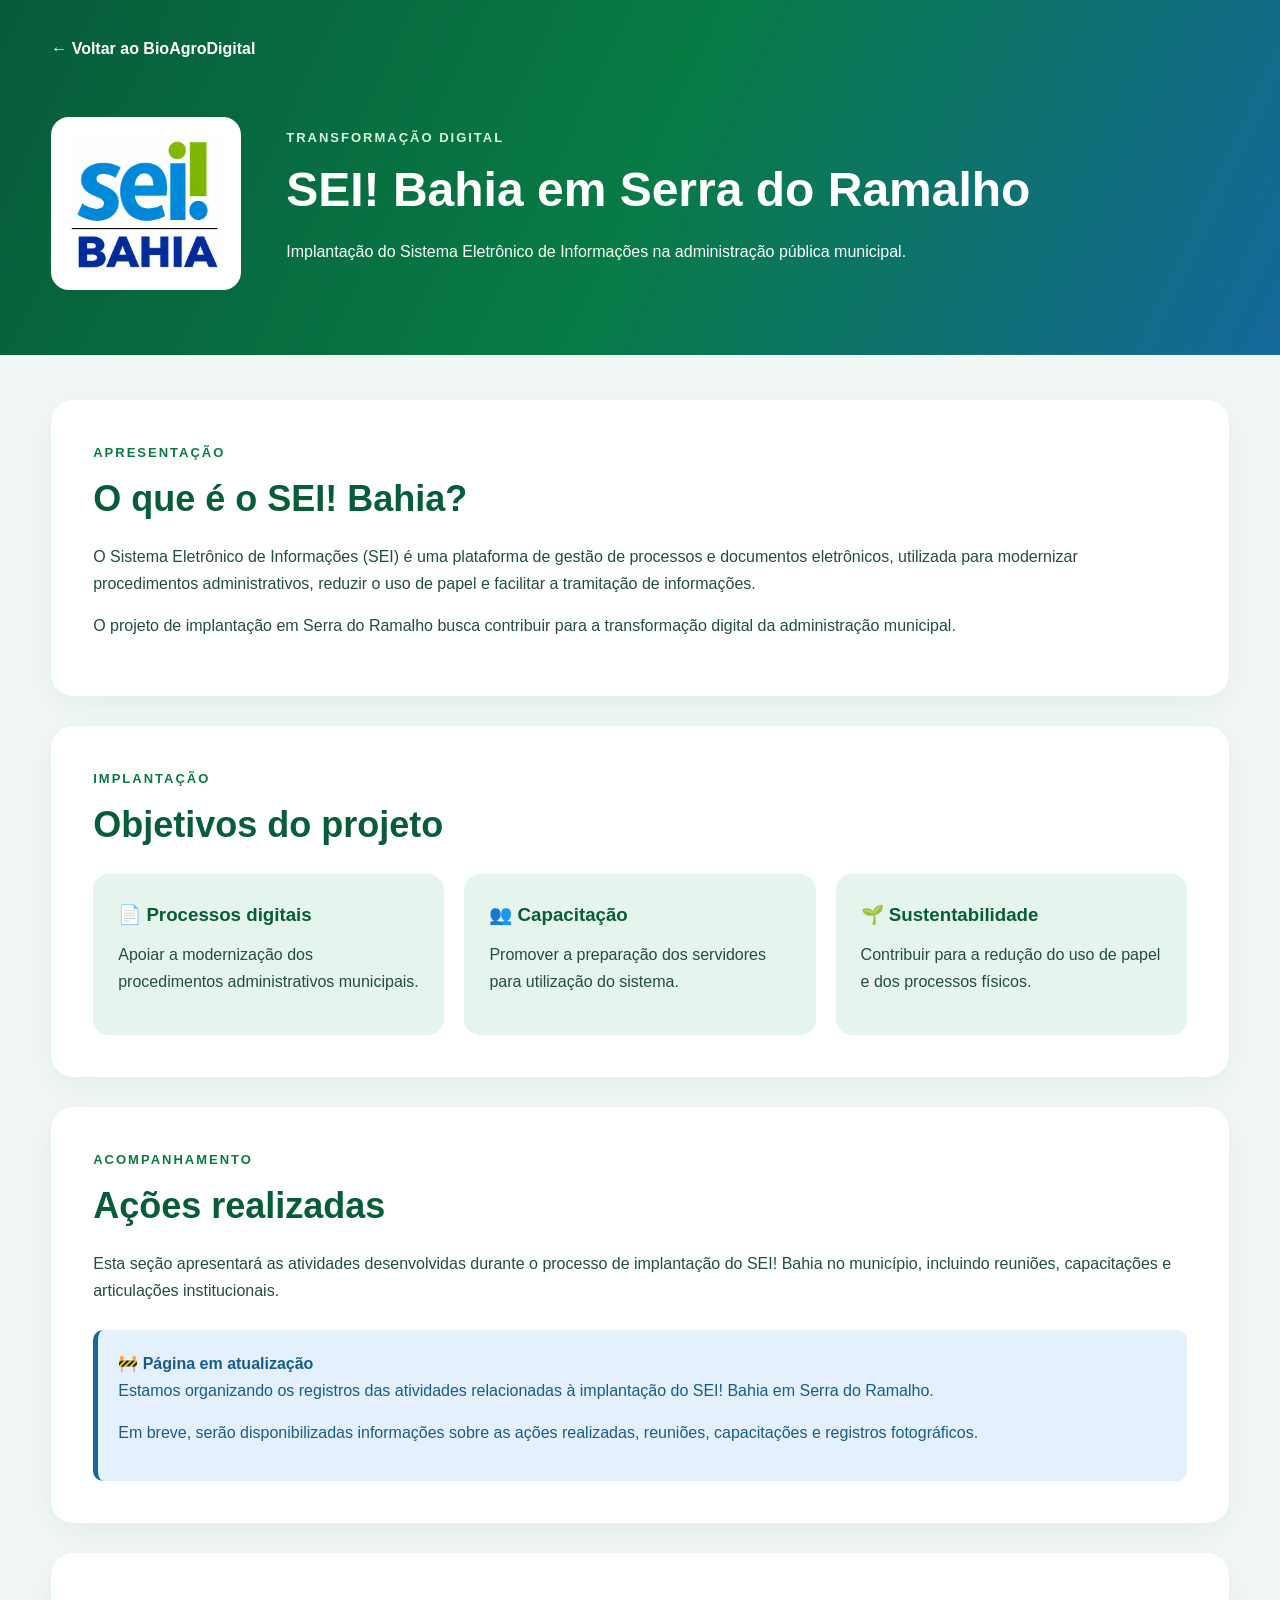
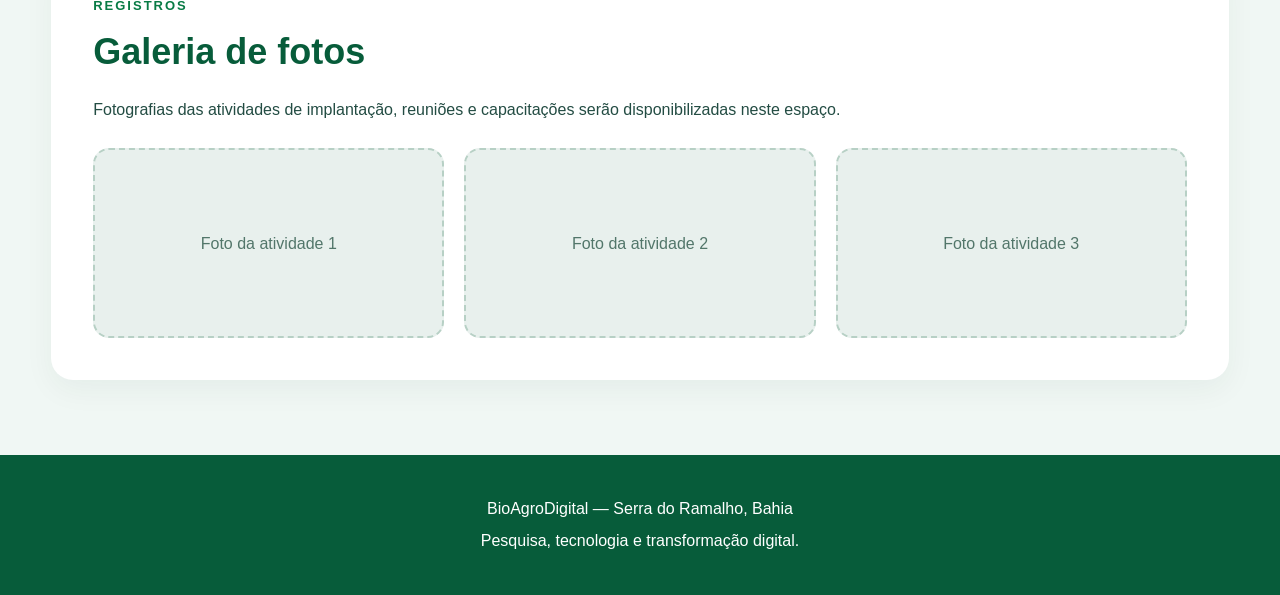
<file: sei-bahia.html>
<!DOCTYPE html>
<html lang="pt-BR">
<head>
    <meta charset="UTF-8">
    <meta name="viewport" content="width=device-width, initial-scale=1.0">

    <title>SEI! Bahia | BioAgroDigital</title>

    <link rel="stylesheet" href="sei-bahia.css">
</head>

<body>

    <header class="cabecalho">
        <div class="container">
            <a href="index.html" class="voltar">
                ← Voltar ao BioAgroDigital
            </a>

            <div class="apresentacao">
                <img src="imagens/SEI_BA.png"
                     alt="Logotipo SEI! Bahia"
                     class="logo-sei">

                <div>
                    <span class="etiqueta">
                        TRANSFORMAÇÃO DIGITAL
                    </span>

                    <h1>SEI! Bahia em Serra do Ramalho</h1>

                    <p>
                        Implantação do Sistema Eletrônico de Informações
                        na administração pública municipal.
                    </p>
                </div>
            </div>
        </div>
    </header>

    <main class="container">

        <!-- APRESENTAÇÃO -->
        <section class="secao">
            <span class="etiqueta">APRESENTAÇÃO</span>
            <h2>O que é o SEI! Bahia?</h2>

            <p>
                O Sistema Eletrônico de Informações (SEI)
                é uma plataforma de gestão de processos
                e documentos eletrônicos, utilizada para
                modernizar procedimentos administrativos,
                reduzir o uso de papel e facilitar a
                tramitação de informações.
            </p>

            <p>
                O projeto de implantação em Serra do Ramalho
                busca contribuir para a transformação digital
                da administração municipal.
            </p>
        </section>

        <!-- OBJETIVOS -->
        <section class="secao">
            <span class="etiqueta">IMPLANTAÇÃO</span>
            <h2>Objetivos do projeto</h2>

            <div class="objetivos">
                <article>
                    <h3>📄 Processos digitais</h3>
                    <p>
                        Apoiar a modernização dos procedimentos
                        administrativos municipais.
                    </p>
                </article>

                <article>
                    <h3>👥 Capacitação</h3>
                    <p>
                        Promover a preparação dos servidores
                        para utilização do sistema.
                    </p>
                </article>

                <article>
                    <h3>🌱 Sustentabilidade</h3>
                    <p>
                        Contribuir para a redução do uso
                        de papel e dos processos físicos.
                    </p>
                </article>
            </div>
        </section>

        <!-- AÇÕES REALIZADAS -->
        <section class="secao">
            <span class="etiqueta">ACOMPANHAMENTO</span>
            <h2>Ações realizadas</h2>

            <p>
                Esta seção apresentará as atividades
                desenvolvidas durante o processo de
                implantação do SEI! Bahia no município,
                incluindo reuniões, capacitações e
                articulações institucionais.
            </p>

            <div class="aviso">
                <strong>🚧 Página em atualização</strong>
                <p>
                    Estamos organizando os registros das atividades
                    relacionadas à implantação do SEI! Bahia
                    em Serra do Ramalho.
                </p>
                <p>
                    Em breve, serão disponibilizadas informações
                    sobre as ações realizadas, reuniões,
                    capacitações e registros fotográficos.
                </p>
            </div>
        </section>

        <!-- GALERIA -->
        <section class="secao">
            <span class="etiqueta">REGISTROS</span>
            <h2>Galeria de fotos</h2>

            <p>
                Fotografias das atividades de implantação,
                reuniões e capacitações serão
                disponibilizadas neste espaço.
            </p>

            <div class="galeria">
                <div class="foto">Foto da atividade 1</div>
                <div class="foto">Foto da atividade 2</div>
                <div class="foto">Foto da atividade 3</div>
            </div>
        </section>

    </main>

    <footer class="rodape">
        <p>
            BioAgroDigital — Serra do Ramalho, Bahia
        </p>
        <p>
            Pesquisa, tecnologia e transformação digital.
        </p>
    </footer>

</body>
</html>
</file>
<file: sei-bahia.css>
/* SEI! BAHIA — BIOAGRODIGITAL */

* {
    box-sizing: border-box;
}

body {
    margin: 0;
    font-family: Arial, Helvetica, sans-serif;
    background: #f0f7f4;
    color: #234c43;
    line-height: 1.7;
}

.container {
    width: min(1200px, 92%);
    margin: 0 auto;
}

/* CABEÇALHO */

.cabecalho {
    background: linear-gradient(115deg, #075c3a, #087b45, #14689b);
    color: white;
    padding: 35px 0 65px;
}

.voltar {
    color: white;
    text-decoration: none;
    font-weight: bold;
}

.voltar:hover {
    text-decoration: underline;
}

.apresentacao {
    display: flex;
    align-items: center;
    gap: 45px;
    margin-top: 55px;
}

.logo-sei {
    width: 190px;
    max-width: 100%;
    background: white;
    border-radius: 18px;
    padding: 18px;
    object-fit: contain;
}

.etiqueta {
    display: block;
    color: #087b45;
    font-size: 13px;
    font-weight: 800;
    letter-spacing: 2px;
    margin-bottom: 12px;
}

.cabecalho .etiqueta {
    color: #d8f6df;
}

h1 {
    font-size: clamp(30px, 4vw, 48px);
    line-height: 1.2;
    margin: 0 0 20px;
}

h2 {
    font-size: clamp(26px, 3vw, 36px);
    color: #075c3a;
    line-height: 1.3;
    margin: 0 0 20px;
}

h3 {
    margin: 0 0 10px;
}

p {
    margin: 0 0 15px;
}

/* SEÇÕES */

main {
    padding-top: 45px;
    padding-bottom: 45px;
}

.secao {
    background: white;
    border-radius: 22px;
    padding: 42px;
    margin-bottom: 30px;
    box-shadow: 0 10px 30px rgba(0, 60, 40, 0.05);
}

/* OBJETIVOS */

.objetivos {
    display: grid;
    grid-template-columns: repeat(3, minmax(0, 1fr));
    gap: 20px;
    margin-top: 25px;
}

.objetivos article {
    background: #e6f4ee;
    border-radius: 16px;
    padding: 25px;
}

.objetivos h3 {
    color: #075c3a;
}

/* AÇÕES REALIZADAS */

.aviso {
    background: #e4f0fb;
    border-left: 5px solid #14689b;
    border-radius: 10px;
    padding: 20px;
    color: #175c8a;
    margin-top: 25px;
}

/* GALERIA DE FOTOS */

.galeria {
    display: grid;
    grid-template-columns: repeat(3, minmax(0, 1fr));
    gap: 20px;
    margin-top: 25px;
}

.foto {
    min-height: 190px;
    background: #e8f0ed;
    border: 2px dashed #b7d0c5;
    border-radius: 16px;
    display: flex;
    align-items: center;
    justify-content: center;
    text-align: center;
    padding: 20px;
    color: #52766a;
}

/* RODAPÉ */

.rodape {
    background: #075c3a;
    color: white;
    padding: 35px 20px;
    text-align: center;
}

.rodape p {
    margin: 5px 0;
}

/* CELULARES E TABLETS */

@media (max-width: 768px) {
    .apresentacao {
        flex-direction: column;
        align-items: flex-start;
        gap: 25px;
        margin-top: 35px;
    }

    .logo-sei {
        width: 150px;
    }

    .secao {
        padding: 25px;
    }

    .objetivos,
    .galeria {
        grid-template-columns: 1fr;
    }
}
</file>
